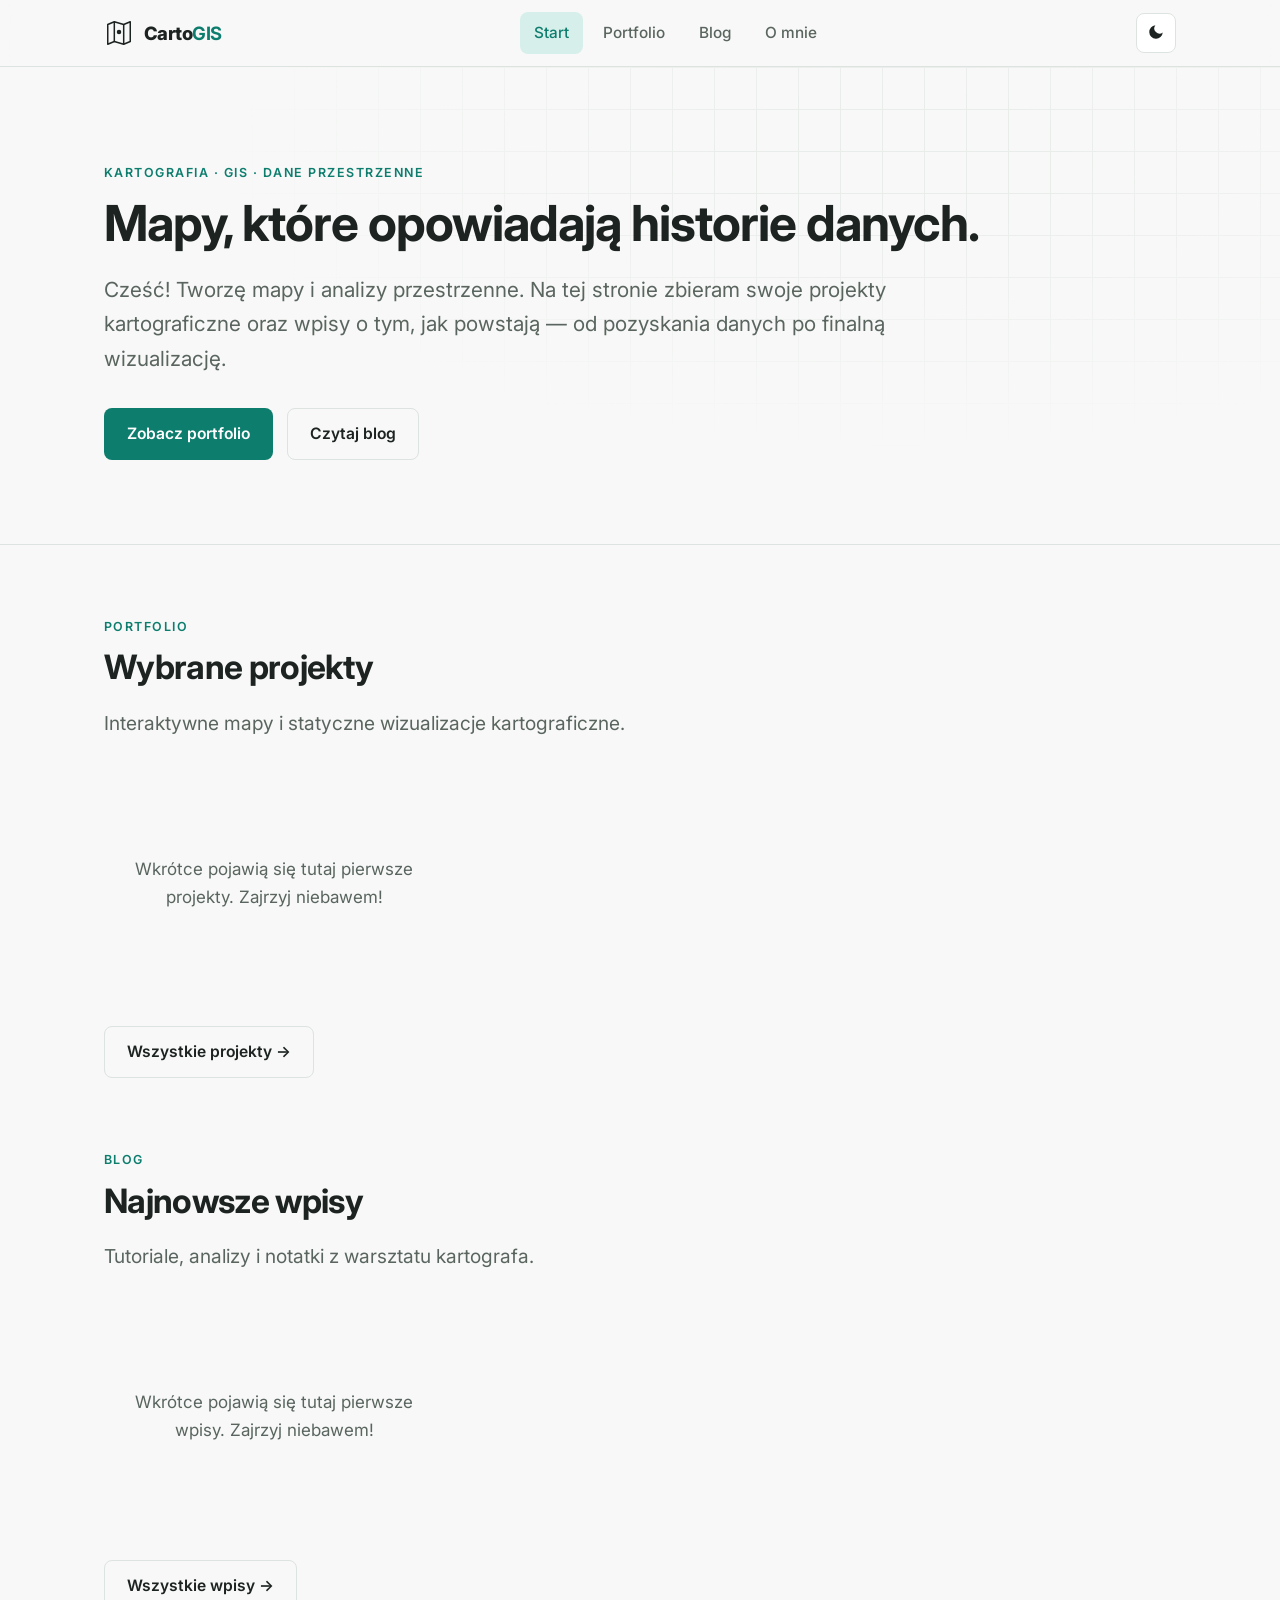
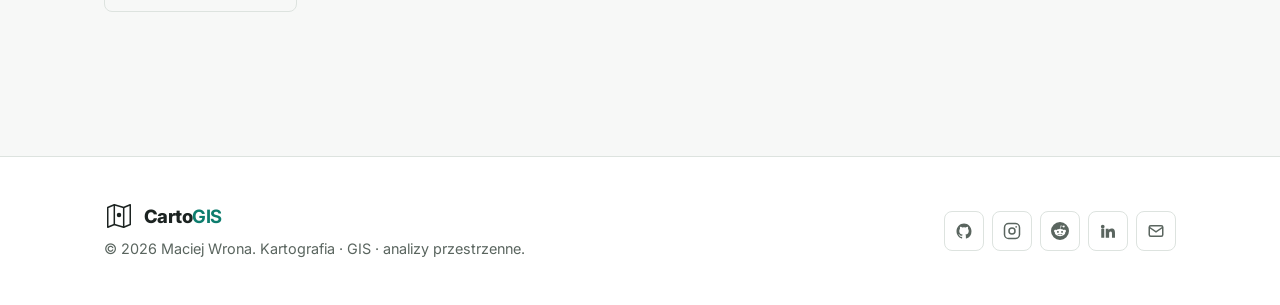
<file: index.html>
<!DOCTYPE html>
<html lang="pl">
<head>
  <meta charset="UTF-8">
  <meta name="viewport" content="width=device-width, initial-scale=1.0">
  <!-- Motyw ustawiany przed renderem (bez mignięcia jasnego tła) -->
  <script>
    (function () {
      var t = null; try { t = localStorage.getItem("theme"); } catch (e) {}
      if (t === "dark" || (!t && window.matchMedia("(prefers-color-scheme: dark)").matches))
        document.documentElement.classList.add("dark");
    })();
  </script>
  <title>CartoGIS | GIS, kartografia, analizy przestrzenne i ArcGIS Pro</title>
  <meta name="description" content="Portfolio i blog poświęcony kartografii, GIS oraz analizom przestrzennym. Mapy interaktywne, wizualizacje danych i studia przypadków.">
  <meta name="robots" content="index,follow,max-image-preview:large">
  <link rel="canonical" href="https://cartogis.pl/">

  <!-- Open Graph -->
  <meta property="og:type" content="website">
  <meta property="og:site_name" content="CartoGIS">
  <meta property="og:locale" content="pl_PL">
  <meta property="og:url" content="https://cartogis.pl/">
  <meta property="og:title" content="CartoGIS — portfolio kartograficzne i analizy przestrzenne">
  <meta property="og:description" content="Portfolio GIS i kartografii. ArcGIS Pro, Python, analizy przestrzenne, mapy interaktywne, wizualizacje danych oraz artykuły o systemach informacji przestrzennej.">
  <meta property="og:image" content="https://cartogis.pl/assets/img/og-image.jpg">
  <meta property="og:image:type" content="image/jpeg">
  <meta property="og:image:width" content="1200">
  <meta property="og:image:height" content="634">
  <!-- Twitter Card -->
  <meta name="twitter:card" content="summary_large_image">
  <meta name="twitter:title" content="CartoGIS — portfolio kartograficzne i analizy przestrzenne">
  <meta name="twitter:description" content="Portfolio i blog poświęcony kartografii, GIS oraz analizom przestrzennym.">
  <meta name="twitter:image" content="https://cartogis.pl/assets/img/og-image.jpg">

  <link rel="icon" type="image/png" sizes="16x16" href="/assets/img/favicon-16.png">
  <link rel="icon" type="image/png" sizes="32x32" href="/assets/img/favicon-32.png">
  <link rel="icon" type="image/png" sizes="192x192" href="/assets/img/favicon-192.png">
  <link rel="apple-touch-icon" href="/assets/img/apple-touch-icon.png">
  <link rel="preconnect" href="https://fonts.googleapis.com">
  <link rel="preconnect" href="https://fonts.gstatic.com" crossorigin>
  <link href="https://fonts.googleapis.com/css2?family=Inter:wght@400;500;600;700;800&family=JetBrains+Mono:wght@400;500&display=swap" rel="stylesheet">
  <link rel="stylesheet" href="assets/css/style.css">

  <!-- Dane strukturalne (schema.org) -->
  <script type="application/ld+json">
  {
    "@context": "https://schema.org",
    "@type": "WebSite",
    "name": "CartoGIS",
    "url": "https://cartogis.pl/",
    "description": "Portfolio GIS, kartografia oraz analizy przestrzenne.",
    "inLanguage": "pl-PL",
    "author": { "@type": "Person", "name": "Maciej Wrona" }
  }
  </script>
</head>
<body data-page="index.html">
  <header id="site-header" class="site-header">
    <!-- Statyczna nawigacja dla robotów i przeglądarek bez JS; main.js ją podmienia -->
    <div class="container nav">
      <a class="brand" href="index.html"><span>Carto<b>GIS</b></span></a>
      <nav class="nav-links">
        <a href="index.html">Start</a>
        <a href="portfolio.html">Portfolio</a>
        <a href="blog.html">Blog</a>
        <a href="about.html">O mnie</a>
      </nav>
    </div>
  </header>

  <!-- HERO -->
  <section class="hero">
    <div class="container">
      <p class="eyebrow">Kartografia · GIS · dane przestrzenne</p>
      <h1>Mapy, które opowiadają historie&nbsp;danych.</h1>
      <p class="lead">Cześć! Tworzę mapy i analizy przestrzenne. Na tej stronie zbieram swoje projekty
        kartograficzne oraz wpisy o tym, jak powstają — od pozyskania danych po finalną wizualizację.</p>
      <div class="hero-cta">
        <a class="btn btn--primary" href="portfolio.html">Zobacz portfolio</a>
        <a class="btn btn--ghost" href="blog.html">Czytaj blog</a>
      </div>
    </div>
  </section>

  <!-- WYRÓŻNIONE PROJEKTY -->
  <section class="section">
    <div class="container">
      <p class="eyebrow">Portfolio</p>
      <h2>Wybrane projekty</h2>
      <p class="lead" style="margin-bottom:2.4rem">Interaktywne mapy i statyczne wizualizacje kartograficzne.</p>
      <div class="grid" id="featured-projects"></div>
      <div style="margin-top:2.4rem">
        <a class="btn btn--ghost" href="portfolio.html">Wszystkie projekty →</a>
      </div>
    </div>
  </section>

  <!-- NAJNOWSZE WPISY -->
  <section class="section" style="padding-top:0">
    <div class="container">
      <p class="eyebrow">Blog</p>
      <h2>Najnowsze wpisy</h2>
      <p class="lead" style="margin-bottom:2.4rem">Tutoriale, analizy i notatki z warsztatu kartografa.</p>
      <div class="grid" id="latest-posts"></div>
      <div style="margin-top:2.4rem">
        <a class="btn btn--ghost" href="blog.html">Wszystkie wpisy →</a>
      </div>
    </div>
  </section>

  <footer id="site-footer" class="site-footer">
    <div class="container footer-inner">
      <div class="muted" style="font-size:.9rem">© Maciej Wrona. Kartografia · GIS · analizy przestrzenne.</div>
    </div>
  </footer>

  <script src="assets/js/main.js"></script>
  <script>
    renderProjects("featured-projects", { limit: 3 });
    renderPosts("latest-posts", { limit: 3 });
  </script>
</body>
</html>
</file>
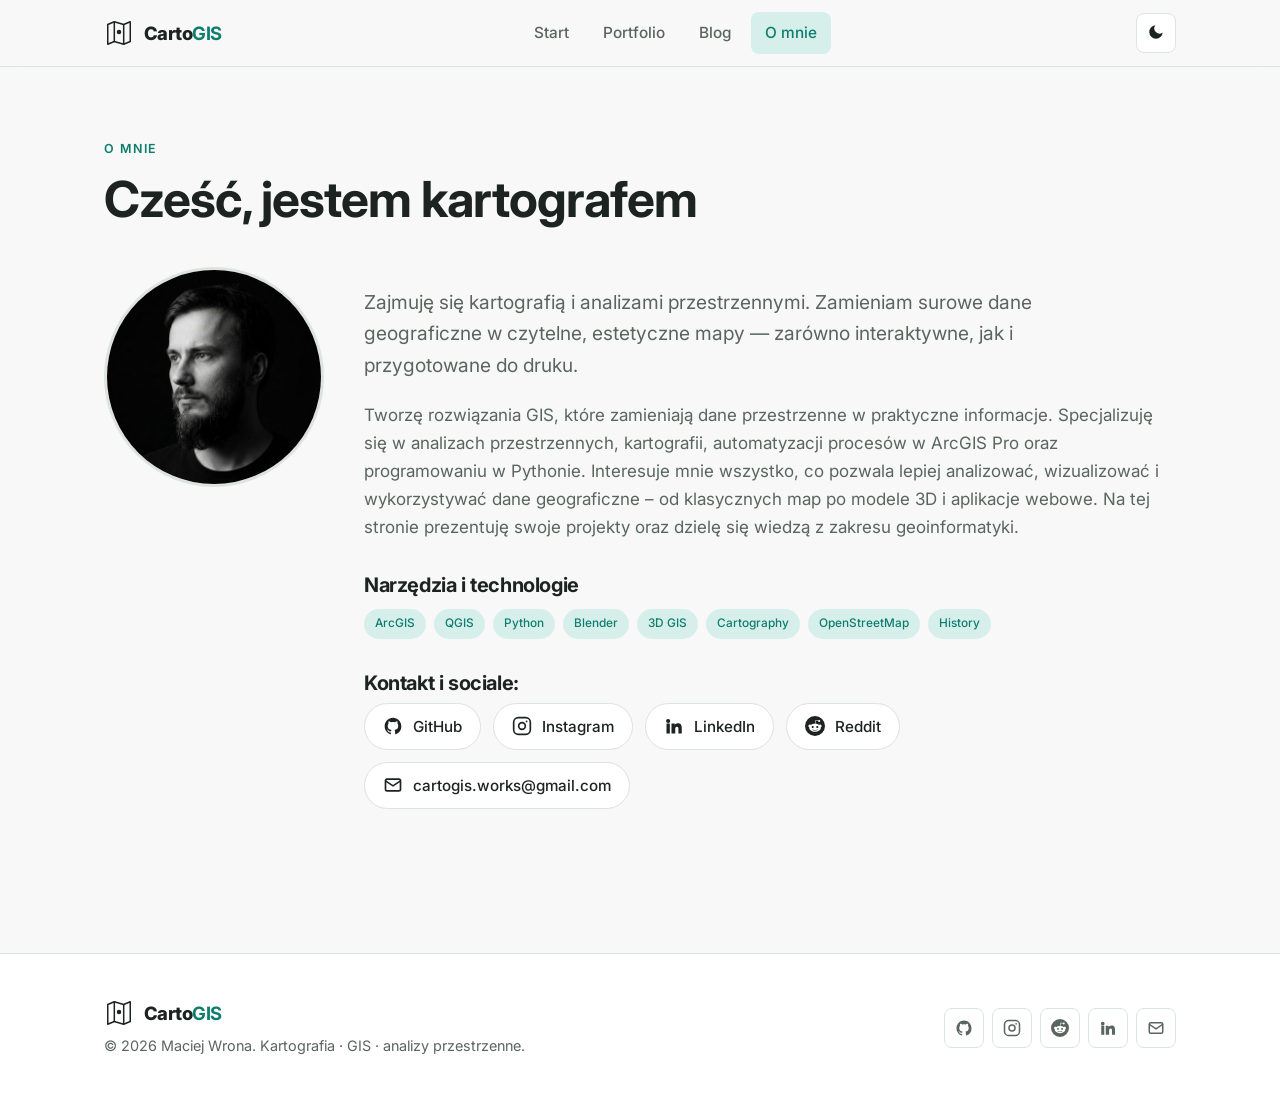
<file: about.html>
<!DOCTYPE html>
<html lang="pl">
<head>
  <meta charset="UTF-8">
  <meta name="viewport" content="width=device-width, initial-scale=1.0">
  <!-- Motyw ustawiany przed renderem (bez mignięcia jasnego tła) -->
  <script>
    (function () {
      var t = null; try { t = localStorage.getItem("theme"); } catch (e) {}
      if (t === "dark" || (!t && window.matchMedia("(prefers-color-scheme: dark)").matches))
        document.documentElement.classList.add("dark");
    })();
  </script>
  <title>O mnie — CartoGIS</title>
  <meta name="description" content="Kim jestem i czym się zajmuję — kartografia, GIS, analizy przestrzenne.">
  <link rel="canonical" href="https://cartogis.pl/about.html">

  <!-- Open Graph -->
  <meta property="og:type" content="website">
  <meta property="og:site_name" content="CartoGIS">
  <meta property="og:locale" content="pl_PL">
  <meta property="og:url" content="https://cartogis.pl/about.html">
  <meta property="og:title" content="O mnie — CartoGIS">
  <meta property="og:description" content="Kim jestem i czym się zajmuję — kartografia, GIS, analizy przestrzenne.">
  <meta property="og:image" content="https://cartogis.pl/assets/img/og-image.jpg">
  <meta property="og:image:type" content="image/jpeg">
  <meta property="og:image:width" content="1200">
  <meta property="og:image:height" content="634">
  <!-- Twitter Card -->
  <meta name="twitter:card" content="summary_large_image">
  <meta name="twitter:title" content="O mnie — CartoGIS">
  <meta name="twitter:description" content="Kim jestem i czym się zajmuję — kartografia, GIS, analizy przestrzenne.">
  <meta name="twitter:image" content="https://cartogis.pl/assets/img/og-image.jpg">

  <link rel="icon" type="image/png" sizes="16x16" href="/assets/img/favicon-16.png">
  <link rel="icon" type="image/png" sizes="32x32" href="/assets/img/favicon-32.png">
  <link rel="icon" type="image/png" sizes="192x192" href="/assets/img/favicon-192.png">
  <link rel="apple-touch-icon" href="/assets/img/apple-touch-icon.png">
  <link rel="preconnect" href="https://fonts.googleapis.com">
  <link rel="preconnect" href="https://fonts.gstatic.com" crossorigin>
  <link href="https://fonts.googleapis.com/css2?family=Inter:wght@400;500;600;700;800&family=JetBrains+Mono:wght@400;500&display=swap" rel="stylesheet">
  <link rel="stylesheet" href="assets/css/style.css">

  <!-- Dane strukturalne (schema.org) -->
  <script type="application/ld+json">
  {
    "@context": "https://schema.org",
    "@type": "Person",
    "name": "Maciej Wrona",
    "url": "https://cartogis.pl/about.html",
    "jobTitle": "Kartograf / specjalista GIS",
    "image": "https://cartogis.pl/assets/img/avatar.jpg",
    "sameAs": [
      "https://github.com/vrona32",
      "https://www.instagram.com/cartogis/",
      "https://www.linkedin.com/in/maciekwrona/",
      "https://www.reddit.com/user/Vroni_Zyris/"
    ]
  }
  </script>
</head>
<body data-page="about.html">
  <header id="site-header" class="site-header">
    <!-- Statyczna nawigacja dla robotów i przeglądarek bez JS; main.js ją podmienia -->
    <div class="container nav">
      <a class="brand" href="index.html"><span>Carto<b>GIS</b></span></a>
      <nav class="nav-links">
        <a href="index.html">Start</a>
        <a href="portfolio.html">Portfolio</a>
        <a href="blog.html">Blog</a>
        <a href="about.html">O mnie</a>
      </nav>
    </div>
  </header>

  <section class="section">
    <div class="container">
      <p class="eyebrow">O mnie</p>
      <h1>Cześć, jestem kartografem</h1>
      <div class="about-grid" style="margin-top:2.4rem">
        <img class="about-photo" src="assets/img/avatar.jpg" width="220" height="220" alt="Maciej Wrona — zdjęcie profilowe">
        <div>
          <p class="lead" style="margin-bottom:1.2rem">
            Zajmuję się kartografią i analizami przestrzennymi. Zamieniam surowe dane geograficzne
            w czytelne, estetyczne mapy — zarówno interaktywne, jak i przygotowane do druku.
          </p>
          <p class="muted">
            Tworzę rozwiązania GIS, które zamieniają dane przestrzenne w praktyczne informacje. Specjalizuję się w analizach przestrzennych, kartografii, automatyzacji procesów w ArcGIS Pro oraz programowaniu w Pythonie. Interesuje mnie wszystko, co pozwala lepiej analizować, wizualizować i wykorzystywać dane geograficzne – od klasycznych map po modele 3D i aplikacje webowe. Na tej stronie prezentuję swoje projekty oraz dzielę się wiedzą z zakresu geoinformatyki.
          </p>

          <h3 style="margin-top:2rem">Narzędzia i technologie</h3>
          <div class="skills">
            <span class="tag tag--accent">ArcGIS</span>
            <span class="tag tag--accent">QGIS</span>
            <span class="tag tag--accent">Python</span>
            <span class="tag tag--accent">Blender</span>
            <span class="tag tag--accent">3D GIS</span>
            <span class="tag tag--accent">Cartography</span>
            <span class="tag tag--accent">OpenStreetMap</span>
            <span class="tag tag--accent">History</span>
          </div>

          <h3 style="margin-top:2rem">Kontakt i sociale:</h3>
          <div id="contact-links" class="contact-links"></div>
        </div>
      </div>
    </div>
  </section>

  <footer id="site-footer" class="site-footer">
    <div class="container footer-inner">
      <div class="muted" style="font-size:.9rem">© Maciej Wrona. Kartografia · GIS · analizy przestrzenne.</div>
    </div>
  </footer>

  <script src="assets/js/main.js"></script>
</body>
</html>
</file>
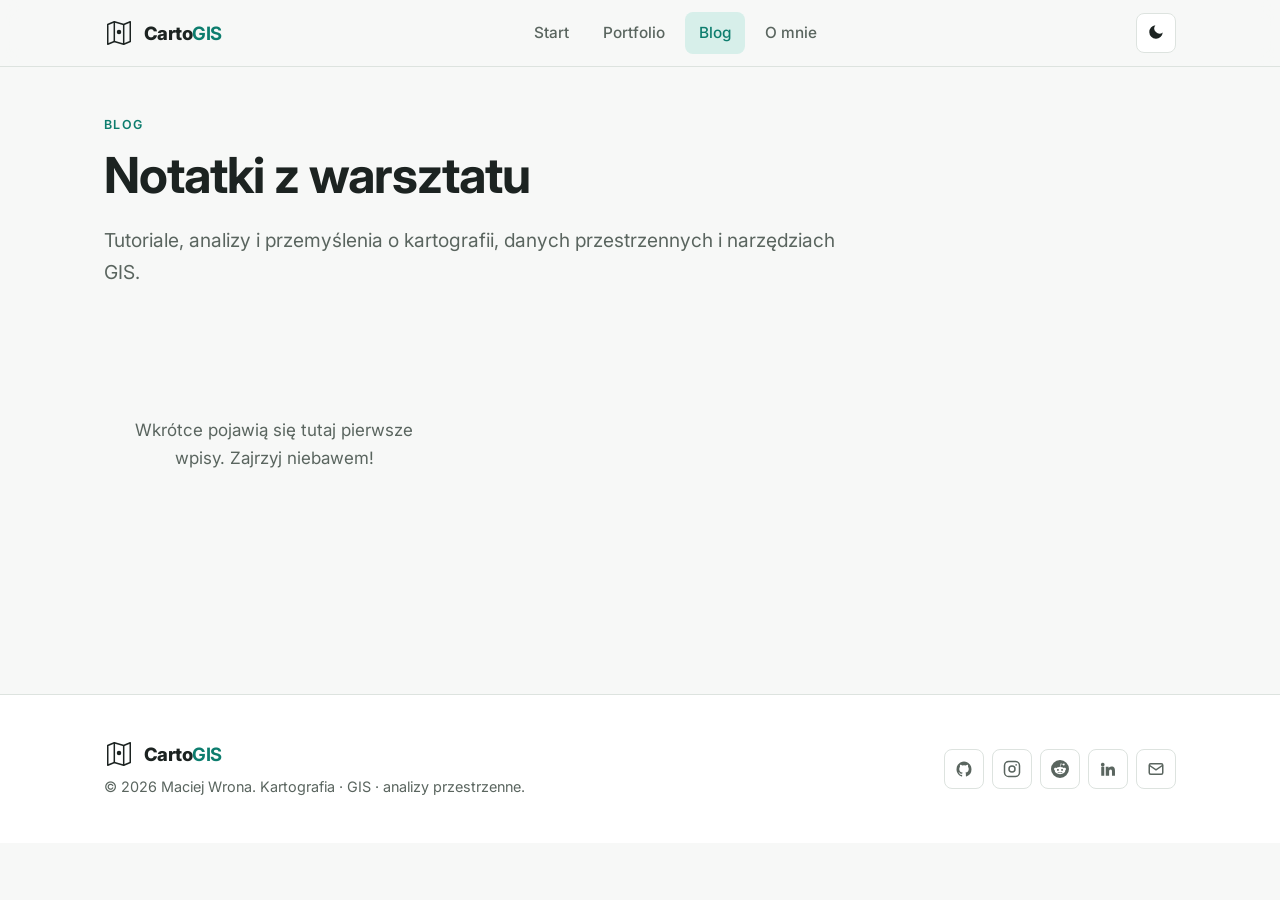
<file: blog.html>
<!DOCTYPE html>
<html lang="pl">
<head>
  <meta charset="UTF-8">
  <meta name="viewport" content="width=device-width, initial-scale=1.0">
  <!-- Motyw ustawiany przed renderem (bez mignięcia jasnego tła) -->
  <script>
    (function () {
      var t = null; try { t = localStorage.getItem("theme"); } catch (e) {}
      if (t === "dark" || (!t && window.matchMedia("(prefers-color-scheme: dark)").matches))
        document.documentElement.classList.add("dark");
    })();
  </script>
  <title>Blog — CartoGIS</title>
  <meta name="description" content="Wpisy o kartografii i GIS: tutoriale, analizy danych przestrzennych i notatki z warsztatu.">
  <link rel="canonical" href="https://cartogis.pl/blog.html">

  <!-- Open Graph -->
  <meta property="og:type" content="website">
  <meta property="og:site_name" content="CartoGIS">
  <meta property="og:locale" content="pl_PL">
  <meta property="og:url" content="https://cartogis.pl/blog.html">
  <meta property="og:title" content="Blog — CartoGIS">
  <meta property="og:description" content="Wpisy o kartografii i GIS: tutoriale, analizy danych przestrzennych i notatki z warsztatu.">
  <meta property="og:image" content="https://cartogis.pl/assets/img/og-image.jpg">
  <meta property="og:image:type" content="image/jpeg">
  <meta property="og:image:width" content="1200">
  <meta property="og:image:height" content="634">
  <!-- Twitter Card -->
  <meta name="twitter:card" content="summary_large_image">
  <meta name="twitter:title" content="Blog — CartoGIS">
  <meta name="twitter:description" content="Tutoriale, analizy danych przestrzennych i notatki z warsztatu kartografa.">
  <meta name="twitter:image" content="https://cartogis.pl/assets/img/og-image.jpg">

  <link rel="icon" type="image/png" sizes="16x16" href="/assets/img/favicon-16.png">
  <link rel="icon" type="image/png" sizes="32x32" href="/assets/img/favicon-32.png">
  <link rel="icon" type="image/png" sizes="192x192" href="/assets/img/favicon-192.png">
  <link rel="apple-touch-icon" href="/assets/img/apple-touch-icon.png">
  <link rel="preconnect" href="https://fonts.googleapis.com">
  <link rel="preconnect" href="https://fonts.gstatic.com" crossorigin>
  <link href="https://fonts.googleapis.com/css2?family=Inter:wght@400;500;600;700;800&family=JetBrains+Mono:wght@400;500&display=swap" rel="stylesheet">
  <link rel="stylesheet" href="assets/css/style.css">
</head>
<body data-page="blog.html">
  <header id="site-header" class="site-header">
    <!-- Statyczna nawigacja dla robotów i przeglądarek bez JS; main.js ją podmienia -->
    <div class="container nav">
      <a class="brand" href="index.html"><span>Carto<b>GIS</b></span></a>
      <nav class="nav-links">
        <a href="index.html">Start</a>
        <a href="portfolio.html">Portfolio</a>
        <a href="blog.html">Blog</a>
        <a href="about.html">O mnie</a>
      </nav>
    </div>
  </header>

  <section class="section section--tight" style="padding-bottom:0">
    <div class="container">
      <p class="eyebrow">Blog</p>
      <h1>Notatki z warsztatu</h1>
      <p class="lead">Tutoriale, analizy i przemyślenia o kartografii, danych przestrzennych i narzędziach GIS.</p>
    </div>
  </section>

  <section class="section" style="padding-top:32px">
    <div class="container">
      <div class="grid" id="all-posts"></div>
    </div>
  </section>

  <footer id="site-footer" class="site-footer">
    <div class="container footer-inner">
      <div class="muted" style="font-size:.9rem">© Maciej Wrona. Kartografia · GIS · analizy przestrzenne.</div>
    </div>
  </footer>

  <script src="assets/js/main.js"></script>
  <script>
    renderPosts("all-posts");
  </script>
</body>
</html>
</file>
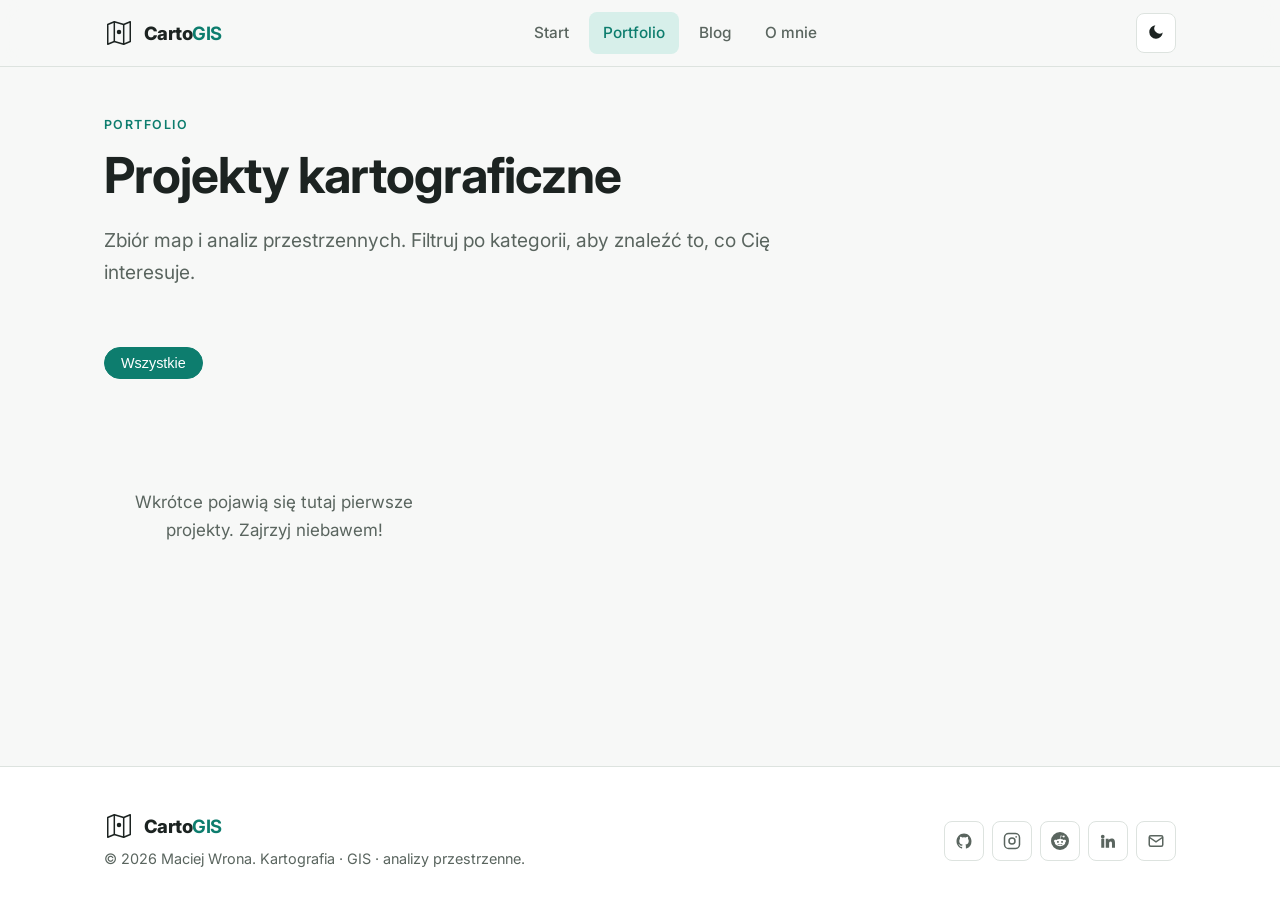
<file: portfolio.html>
<!DOCTYPE html>
<html lang="pl">
<head>
  <meta charset="UTF-8">
  <meta name="viewport" content="width=device-width, initial-scale=1.0">
  <!-- Motyw ustawiany przed renderem (bez mignięcia jasnego tła) -->
  <script>
    (function () {
      var t = null; try { t = localStorage.getItem("theme"); } catch (e) {}
      if (t === "dark" || (!t && window.matchMedia("(prefers-color-scheme: dark)").matches))
        document.documentElement.classList.add("dark");
    })();
  </script>
  <title>Portfolio — CartoGIS</title>
  <meta name="description" content="Galeria projektów kartograficznych: mapy interaktywne, wizualizacje danych przestrzennych i studia przypadków.">
  <link rel="canonical" href="https://cartogis.pl/portfolio.html">

  <!-- Open Graph -->
  <meta property="og:type" content="website">
  <meta property="og:site_name" content="CartoGIS">
  <meta property="og:locale" content="pl_PL">
  <meta property="og:url" content="https://cartogis.pl/portfolio.html">
  <meta property="og:title" content="Portfolio — CartoGIS">
  <meta property="og:description" content="Galeria projektów kartograficznych: mapy interaktywne, wizualizacje danych przestrzennych i studia przypadków.">
  <meta property="og:image" content="https://cartogis.pl/assets/img/og-image.jpg">
  <meta property="og:image:type" content="image/jpeg">
  <meta property="og:image:width" content="1200">
  <meta property="og:image:height" content="634">
  <!-- Twitter Card -->
  <meta name="twitter:card" content="summary_large_image">
  <meta name="twitter:title" content="Portfolio — CartoGIS">
  <meta name="twitter:description" content="Galeria projektów kartograficznych: mapy interaktywne i wizualizacje danych przestrzennych.">
  <meta name="twitter:image" content="https://cartogis.pl/assets/img/og-image.jpg">

  <link rel="icon" type="image/png" sizes="16x16" href="/assets/img/favicon-16.png">
  <link rel="icon" type="image/png" sizes="32x32" href="/assets/img/favicon-32.png">
  <link rel="icon" type="image/png" sizes="192x192" href="/assets/img/favicon-192.png">
  <link rel="apple-touch-icon" href="/assets/img/apple-touch-icon.png">
  <link rel="preconnect" href="https://fonts.googleapis.com">
  <link rel="preconnect" href="https://fonts.gstatic.com" crossorigin>
  <link href="https://fonts.googleapis.com/css2?family=Inter:wght@400;500;600;700;800&family=JetBrains+Mono:wght@400;500&display=swap" rel="stylesheet">
  <link rel="stylesheet" href="assets/css/style.css">
</head>
<body data-page="portfolio.html">
  <header id="site-header" class="site-header">
    <!-- Statyczna nawigacja dla robotów i przeglądarek bez JS; main.js ją podmienia -->
    <div class="container nav">
      <a class="brand" href="index.html"><span>Carto<b>GIS</b></span></a>
      <nav class="nav-links">
        <a href="index.html">Start</a>
        <a href="portfolio.html">Portfolio</a>
        <a href="blog.html">Blog</a>
        <a href="about.html">O mnie</a>
      </nav>
    </div>
  </header>

  <section class="section section--tight" style="padding-bottom:0">
    <div class="container">
      <p class="eyebrow">Portfolio</p>
      <h1>Projekty kartograficzne</h1>
      <p class="lead">Zbiór map i analiz przestrzennych. Filtruj po kategorii, aby znaleźć to, co Cię interesuje.</p>
    </div>
  </section>

  <section class="section" style="padding-top:32px">
    <div class="container">
      <div class="filters" id="project-filters"></div>
      <div class="grid" id="all-projects"></div>
    </div>
  </section>

  <footer id="site-footer" class="site-footer">
    <div class="container footer-inner">
      <div class="muted" style="font-size:.9rem">© Maciej Wrona. Kartografia · GIS · analizy przestrzenne.</div>
    </div>
  </footer>

  <script src="assets/js/main.js"></script>
  <script>
    renderProjects("all-projects", { filters: true });
  </script>
</body>
</html>
</file>
<file: assets/css/style.css>
/* ===========================================================
   CartoGIS — arkusz stylów portfolio/bloga kartograficznego
   Motyw jasny/ciemny sterowany zmiennymi CSS + klasą na <html>.
   =========================================================== */

:root {
  /* Paleta — jasny motyw */
  --bg:            #f7f8f7;
  --bg-elevated:   #ffffff;
  --bg-muted:      #eef1ef;
  --text:          #1c2321;
  --text-muted:    #5a655f;
  --border:        #dde3df;
  --accent:        #0d7d6e;   /* teal — nawiązanie do map/hydrografii */
  --accent-hover:  #0a6357;
  --accent-soft:   #d7efea;
  --terrain:       #b7791f;   /* akcent „terenowy" (poziomice) */
  --shadow:        0 1px 3px rgba(20, 40, 35, .08), 0 8px 24px rgba(20, 40, 35, .06);
  --radius:        14px;
  --radius-sm:     8px;
  --maxw:          1120px;
  --font-sans:     "Inter", system-ui, -apple-system, "Segoe UI", Roboto, Helvetica, Arial, sans-serif;
  --font-mono:     "JetBrains Mono", ui-monospace, "SF Mono", Menlo, Consolas, monospace;
}

html.dark {
  --bg:            #10161b;
  --bg-elevated:   #182129;
  --bg-muted:      #1e2830;
  --text:          #e6ecea;
  --text-muted:    #97a5a0;
  --border:        #2a3640;
  --accent:        #2dd4bf;
  --accent-hover:  #5eead4;
  --accent-soft:   #10312d;
  --terrain:       #e0a94a;
  --shadow:        0 1px 3px rgba(0, 0, 0, .4), 0 12px 32px rgba(0, 0, 0, .35);
}

* { box-sizing: border-box; }

html { scroll-behavior: smooth; }

body {
  margin: 0;
  background: var(--bg);
  color: var(--text);
  font-family: var(--font-sans);
  font-size: 17px;
  line-height: 1.65;
  -webkit-font-smoothing: antialiased;
  text-rendering: optimizeLegibility;
  transition: background .25s ease, color .25s ease;
}

img { max-width: 100%; display: block; }

a { color: var(--accent); text-decoration: none; }
a:hover { color: var(--accent-hover); }

h1, h2, h3, h4 { line-height: 1.2; font-weight: 700; letter-spacing: -.02em; }
h1 { font-size: clamp(2rem, 5vw, 3.1rem); margin: 0 0 .4em; }
h2 { font-size: clamp(1.5rem, 3vw, 2.1rem); margin: 0 0 .6em; }
h3 { font-size: 1.25rem; margin: 0 0 .4em; }

.container { max-width: var(--maxw); margin: 0 auto; padding: 0 24px; }
.section   { padding: 72px 0; }
.section--tight { padding: 48px 0; }

.eyebrow {
  text-transform: uppercase;
  letter-spacing: .12em;
  font-size: .78rem;
  font-weight: 600;
  color: var(--accent);
  margin: 0 0 .8em;
}

.muted { color: var(--text-muted); }
.lead  { font-size: 1.2rem; color: var(--text-muted); max-width: 62ch; }

/* ---------- Nagłówek / nawigacja ---------- */
.site-header {
  position: sticky; top: 0; z-index: 50;
  backdrop-filter: saturate(180%) blur(12px);
  background: color-mix(in srgb, var(--bg) 82%, transparent);
  border-bottom: 1px solid var(--border);
}
.nav {
  display: flex; align-items: center; justify-content: space-between;
  height: 66px;
}
.brand {
  display: flex; align-items: center; gap: 10px;
  font-weight: 800; font-size: 1.15rem; color: var(--text); letter-spacing: -.03em;
}
.brand:hover { color: var(--text); }
.brand svg { width: 30px; height: 30px; flex: none; }
.brand b { color: var(--accent); }

.nav-links { display: flex; align-items: center; gap: 6px; }
.nav-links a {
  color: var(--text-muted); font-weight: 500; font-size: .96rem;
  padding: 8px 14px; border-radius: var(--radius-sm);
}
.nav-links a:hover { color: var(--text); background: var(--bg-muted); }
.nav-links a.active { color: var(--accent); background: var(--accent-soft); }

.theme-toggle {
  display: inline-grid; place-items: center;
  width: 40px; height: 40px; margin-left: 6px;
  border: 1px solid var(--border); border-radius: var(--radius-sm);
  background: var(--bg-elevated); color: var(--text); cursor: pointer;
  transition: background .2s, border-color .2s;
}
.theme-toggle:hover { border-color: var(--accent); }
.theme-toggle svg { width: 18px; height: 18px; }
html:not(.dark) .theme-toggle .icon-sun  { display: none; }
html.dark        .theme-toggle .icon-moon { display: none; }

.nav-burger { display: none; }

/* ---------- Hero ---------- */
.hero {
  position: relative; overflow: hidden;
  padding: 96px 0 84px;
  border-bottom: 1px solid var(--border);
}
.hero::before {
  content: ""; position: absolute; inset: 0; z-index: 0;
  background-image:
    linear-gradient(var(--border) 1px, transparent 1px),
    linear-gradient(90deg, var(--border) 1px, transparent 1px);
  background-size: 42px 42px;
  -webkit-mask-image: radial-gradient(ellipse 70% 80% at 70% 20%, #000 20%, transparent 75%);
          mask-image: radial-gradient(ellipse 70% 80% at 70% 20%, #000 20%, transparent 75%);
  opacity: .5;
}
.hero .container { position: relative; z-index: 1; }
.hero .lead { margin-top: 1rem; font-size: 1.3rem; }
.hero-cta { margin-top: 2rem; display: flex; gap: 14px; flex-wrap: wrap; }

/* ---------- Przyciski ---------- */
.btn {
  display: inline-flex; align-items: center; gap: 8px;
  padding: 12px 22px; border-radius: var(--radius-sm);
  font-weight: 600; font-size: .98rem; cursor: pointer;
  border: 1px solid transparent; transition: transform .12s, background .2s, border-color .2s;
}
.btn:active { transform: translateY(1px); }
.btn--primary { background: var(--accent); color: #fff; }
.btn--primary:hover { background: var(--accent-hover); color: #fff; }
.btn--ghost { background: transparent; color: var(--text); border-color: var(--border); }
.btn--ghost:hover { border-color: var(--accent); color: var(--accent); }

/* ---------- Siatka kart ---------- */
.grid {
  display: grid; gap: 26px;
  grid-template-columns: repeat(auto-fill, minmax(320px, 1fr));
}
.grid--2 { grid-template-columns: repeat(auto-fill, minmax(340px, 1fr)); }

.card {
  background: var(--bg-elevated);
  border: 1px solid var(--border);
  border-radius: var(--radius);
  overflow: hidden;
  display: flex; flex-direction: column;
  transition: transform .18s ease, box-shadow .18s ease, border-color .18s ease;
}
.card:hover { transform: translateY(-4px); box-shadow: var(--shadow); border-color: color-mix(in srgb, var(--accent) 40%, var(--border)); }
.card__media { aspect-ratio: 16 / 10; background: var(--bg-muted); overflow: hidden; position: relative; }
.card__media img { width: 100%; height: 100%; object-fit: cover; transition: transform .4s ease; }
.card:hover .card__media img { transform: scale(1.05); }
.card__badge {
  position: absolute; top: 12px; left: 12px;
  background: color-mix(in srgb, var(--bg-elevated) 88%, transparent);
  backdrop-filter: blur(6px);
  color: var(--text); font-size: .72rem; font-weight: 600;
  padding: 5px 10px; border-radius: 999px; border: 1px solid var(--border);
}
.card__body { padding: 20px 22px 24px; display: flex; flex-direction: column; flex: 1; }
.card__title { font-size: 1.2rem; margin: 0 0 .35em; }
.card__title a { color: var(--text); }
.card__title a:hover { color: var(--accent); }
.card__desc { color: var(--text-muted); font-size: .96rem; margin: 0 0 1em; flex: 1; }
.card__meta { display: flex; align-items: center; gap: 10px; font-size: .82rem; color: var(--text-muted); }

.tags { display: flex; flex-wrap: wrap; gap: 7px; margin-top: 4px; }
.tag {
  font-size: .74rem; font-weight: 500;
  padding: 4px 10px; border-radius: 999px;
  background: var(--bg-muted); color: var(--text-muted);
  border: 1px solid var(--border);
}
.tag--accent { background: var(--accent-soft); color: var(--accent); border-color: transparent; }

/* ---------- Filtry ---------- */
.filters { display: flex; flex-wrap: wrap; gap: 8px; margin: 8px 0 32px; }
.filter-btn {
  padding: 7px 16px; border-radius: 999px; cursor: pointer;
  border: 1px solid var(--border); background: var(--bg-elevated);
  color: var(--text-muted); font-weight: 500; font-size: .9rem;
  transition: all .18s;
}
.filter-btn:hover { color: var(--text); border-color: var(--accent); }
.filter-btn.active { background: var(--accent); color: #fff; border-color: var(--accent); }

/* ---------- Artykuł / treść wpisu i projektu ---------- */
.article { max-width: 760px; margin: 0 auto; }
.article-header { padding: 56px 0 8px; }
.article-header .container { max-width: 820px; }
.article-body { font-size: 1.08rem; }
.article-body > * { max-width: 760px; margin-left: auto; margin-right: auto; }
.article-body p { margin: 0 0 1.3em; }
.article-body h2 { margin-top: 2em; }
.article-body h3 { margin-top: 1.6em; }
.article-body img,
.article-body .map,
.article-body figure { max-width: 900px; }
.article-body figure { margin: 2em auto; }
.article-body figcaption { font-size: .88rem; color: var(--text-muted); text-align: center; margin-top: .7em; }
.article-body blockquote {
  border-left: 3px solid var(--accent); margin: 1.6em auto; padding: .2em 1.2em;
  color: var(--text-muted); font-style: italic;
}
.article-body code {
  font-family: var(--font-mono); font-size: .88em;
  background: var(--bg-muted); padding: .15em .4em; border-radius: 5px;
}
.article-body pre {
  background: var(--bg-muted); border: 1px solid var(--border);
  border-radius: var(--radius-sm); padding: 18px; overflow-x: auto; font-size: .9rem;
}
.article-body pre code { background: none; padding: 0; }

.post-meta { display: flex; gap: 14px; align-items: center; color: var(--text-muted); font-size: .92rem; margin: 1em 0; }
.post-meta time { font-variant-numeric: tabular-nums; }

.back-link { display: inline-flex; align-items: center; gap: 6px; font-size: .92rem; font-weight: 500; margin-bottom: 8px; }

/* ---------- Mapa (Leaflet) ---------- */
.map {
  height: 460px; width: 100%;
  border: 1px solid var(--border); border-radius: var(--radius);
  overflow: hidden; margin: 2em auto; background: var(--bg-muted);
}
.leaflet-container { font-family: var(--font-sans); background: var(--bg-muted); }

/* ---------- Sekcja „O mnie" ---------- */
.about-grid { display: grid; grid-template-columns: 220px 1fr; gap: 40px; align-items: start; }
.about-photo {
  width: 220px; height: 220px; border-radius: 50%; object-fit: cover;
  border: 3px solid var(--border); background: var(--bg-muted);
}
.skills { display: flex; flex-wrap: wrap; gap: 8px; margin-top: 12px; }

.contact-links { display: flex; flex-wrap: wrap; gap: 12px; margin-top: 4px; }
.contact-link {
  display: inline-flex; align-items: center; gap: 10px;
  padding: 10px 18px; border-radius: 999px;
  border: 1px solid var(--border); background: var(--bg-elevated);
  color: var(--text); font-weight: 500; font-size: .95rem;
  transition: border-color .18s, color .18s, background .18s, transform .12s;
}
.contact-link:hover { border-color: var(--accent); color: var(--accent); transform: translateY(-2px); }
.contact-link svg { width: 20px; height: 20px; flex: none; }

/* ---------- Stopka ---------- */
.site-footer {
  border-top: 1px solid var(--border);
  background: var(--bg-elevated);
  padding: 44px 0;
  margin-top: 72px;
}
.footer-inner { display: flex; justify-content: space-between; gap: 24px; flex-wrap: wrap; align-items: center; }
.footer-social { display: flex; gap: 8px; }
.footer-social a {
  display: inline-grid; place-items: center; width: 40px; height: 40px;
  border: 1px solid var(--border); border-radius: var(--radius-sm); color: var(--text-muted);
  transition: all .18s;
}
.footer-social a:hover { color: var(--accent); border-color: var(--accent); }
.footer-social svg { width: 18px; height: 18px; }

/* ---------- Stan pusty ---------- */
.empty { text-align: center; padding: 60px 20px; color: var(--text-muted); }

/* ---------- Responsywność ---------- */
@media (max-width: 720px) {
  body { font-size: 16px; }
  .nav-links {
    position: fixed; inset: 66px 0 auto 0;
    flex-direction: column; align-items: stretch; gap: 2px;
    background: var(--bg-elevated); border-bottom: 1px solid var(--border);
    padding: 12px 16px 20px; transform: translateY(-120%);
    transition: transform .25s ease; box-shadow: var(--shadow);
  }
  .nav-links.open { transform: translateY(0); }
  .nav-links a { padding: 12px 14px; }
  .theme-toggle { position: absolute; right: 64px; top: 13px; margin: 0; }
  .nav-burger {
    display: inline-grid; place-items: center; width: 40px; height: 40px;
    border: 1px solid var(--border); border-radius: var(--radius-sm);
    background: var(--bg-elevated); color: var(--text); cursor: pointer;
  }
  .nav-burger svg { width: 20px; height: 20px; }
  .about-grid { grid-template-columns: 1fr; }
  .about-photo { width: 160px; height: 160px; }
  .section { padding: 52px 0; }
  .hero { padding: 64px 0 56px; }
}

@media (prefers-reduced-motion: reduce) {
  * { transition: none !important; animation: none !important; scroll-behavior: auto; }
}
</file>
